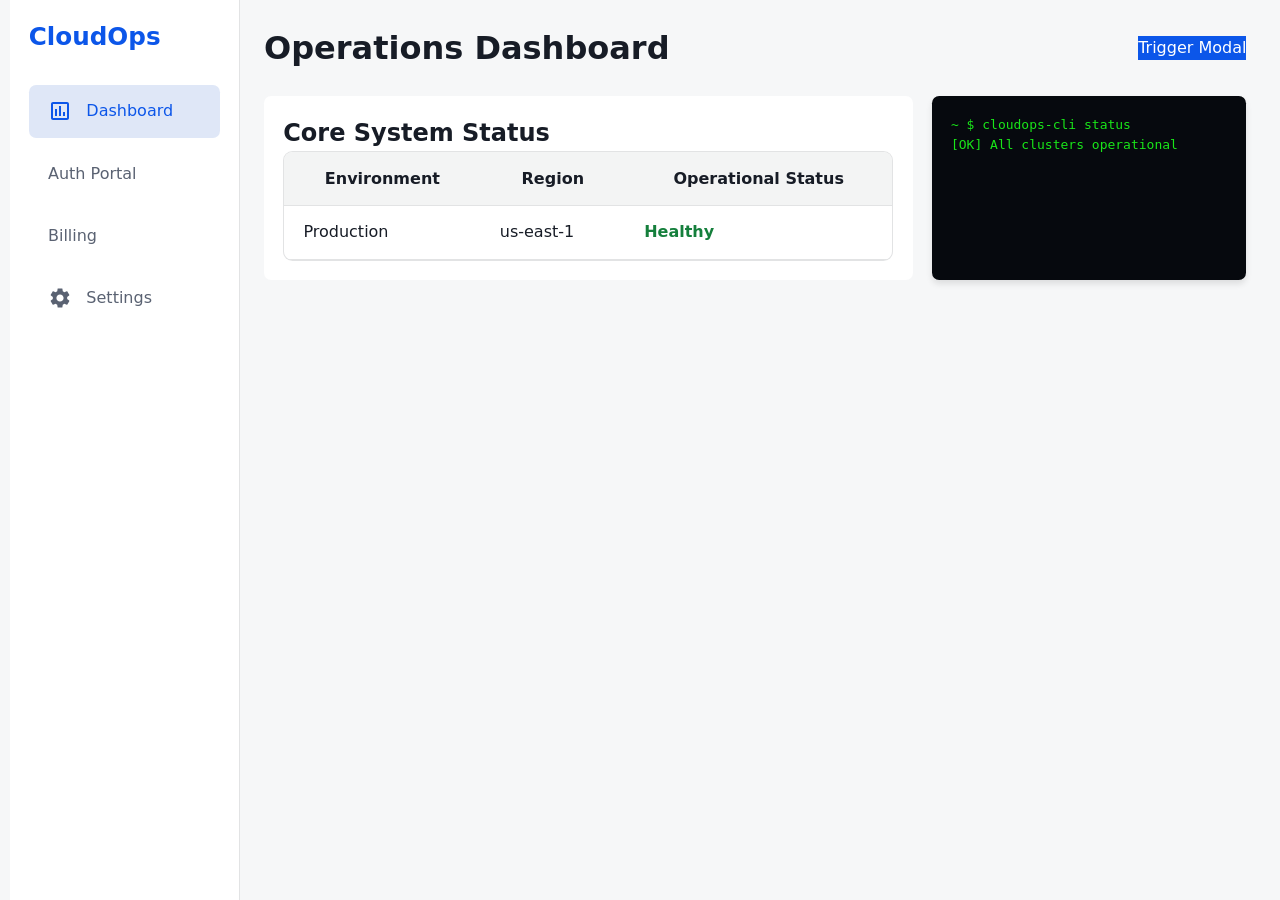
<file: index.html>
<!DOCTYPE html>
<html lang="en" data-theme="light">
<head>
  <meta charset="UTF-8">
  <meta name="viewport" content="width=device-width, initial-scale=1.0">
  <title>CloudOps Dashboard</title>
  <link rel="stylesheet" href="css/styles.css">
</head>
<body>
  
  <div class="l-app-shell">
    <!-- Sidebar -->
    <aside class="c-sidebar">
      <div class="c-sidebar__logo">CloudOps</div>
      <nav class="c-sidebar__nav">
        <a href="index.html" class="c-sidebar__link is-active">
          <svg style="inline-size: 1.5rem; block-size: 1.5rem;"><use href="assets/icons.svg#icon-dashboard"></use></svg>
          Dashboard
        </a>
        <a href="modules/auth.html" class="c-sidebar__link">Auth Portal</a>
        <a href="modules/billing.html" class="c-sidebar__link">Billing</a>
        <a href="modules/settings.html" class="c-sidebar__link">
          <svg style="inline-size: 1.5rem; block-size: 1.5rem;"><use href="assets/icons.svg#icon-settings"></use></svg>
          Settings
        </a>
      </nav>
    </aside>

    <!-- Main Viewport -->
    <main class="l-main-viewport">
      <header style="display: flex; justify-content: space-between; align-items: center;">
        <h1>Operations Dashboard</h1>
        <label for="modal-control" class="c-sidebar__link" style="cursor: pointer; background: var(--color-brand); color: #fff;">Trigger Modal</label>
      </header>

      <div class="l-dashboard-grid">
        <!-- Live System Logs -->
        <section class="u-grid-span-8" style="background: var(--bg-surface); padding: var(--space-4); border-radius: var(--radius-3);">
          <h2>Core System Status</h2>
          <div class="c-table-container">
            <table class="c-table">
              <thead>
                <tr>
                  <th>Environment</th>
                  <th>Region</th>
                  <th>Operational Status</th>
                </tr>
              </thead>
              <tbody>
                <tr>
                  <td>Production</td>
                  <td>us-east-1</td>
                  <td style="color: var(--color-success); font-weight: 700;">Healthy</td>
                </tr>
              </tbody>
            </table>
          </div>
        </section>

        <!-- Command Terminal Module -->
        <section class="u-grid-span-4 c-terminal">
          <p>~ $ cloudops-cli status</p>
          <p>[OK] All clusters operational</p>
        </section>
      </div>
    </main>
  </div>

  <!-- Pure CSS Modal Mounting Structure -->
  <input type="checkbox" id="modal-control" class="u-visually-hidden">
  <div class="c-modal-overlay" role="dialog" aria-modal="true">
    <div class="c-modal-card">
      <h2>Modal Activated</h2>
      <p style="margin-block: var(--space-4);">This overlay works entirely without Javascript.</p>
      <label for="modal-control" style="cursor: pointer; padding: var(--space-2) var(--space-4); background: var(--color-danger); color: #fff; border-radius: var(--radius-2);">Close Dialog</label>
    </div>
  </div>

</body>
</html>
</file>
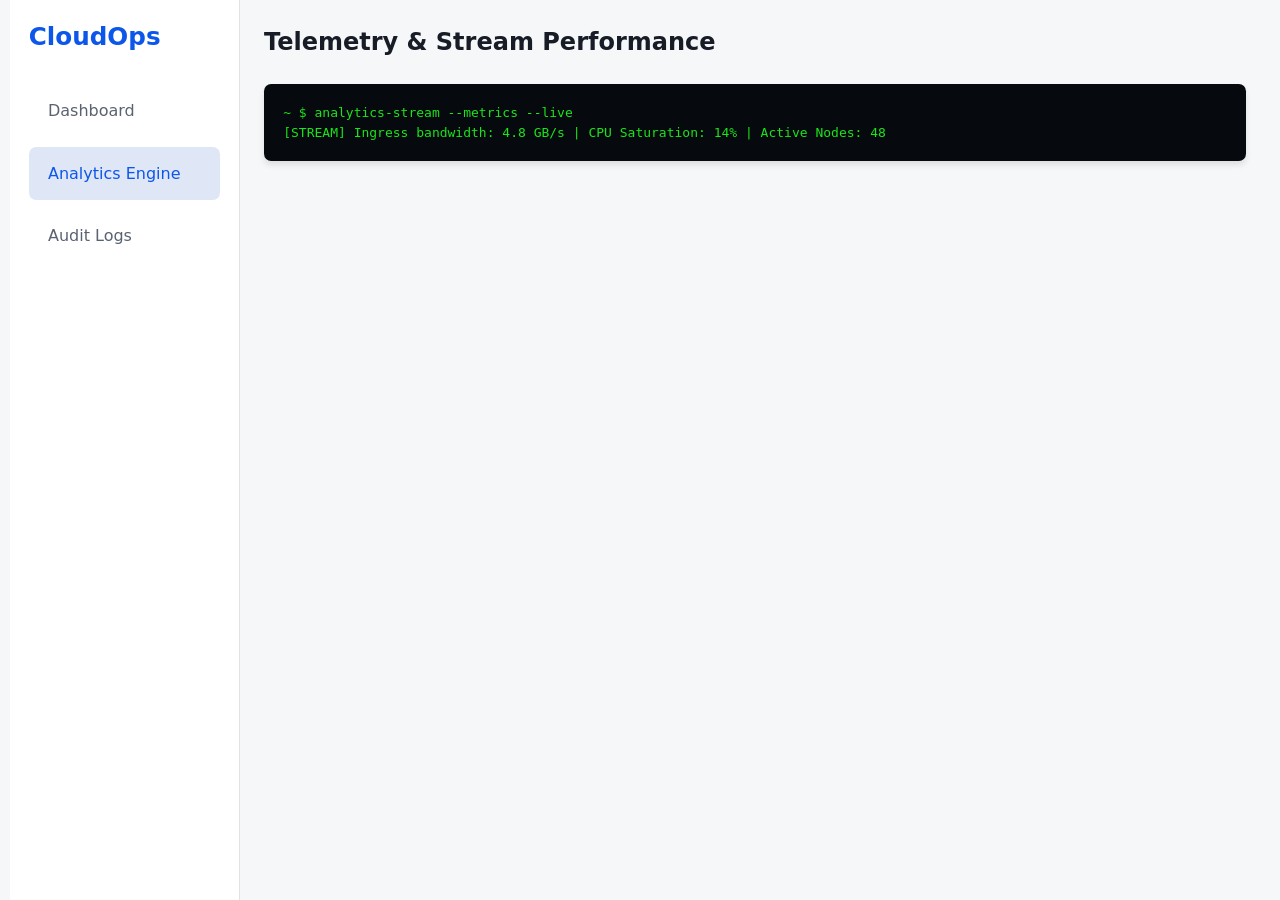
<file: modules/analytics.html>
<!DOCTYPE html>
<html lang="en">
<head>
  <meta charset="UTF-8">
  <meta name="viewport" content="width=device-width, initial-scale=1.0">
  <title>Telemetry Analytics Engine - CloudOps</title>
  <link rel="stylesheet" href="../css/styles.css">
</head>
<body>
  <div class="l-app-shell">
    <aside class="c-sidebar">
      <div class="c-sidebar__logo">CloudOps</div>
      <nav class="c-sidebar__nav">
        <a href="../index.html" class="c-sidebar__link">Dashboard</a>
        <a href="analytics.html" class="c-sidebar__link is-active">Analytics Engine</a>
        <a href="audit.html" class="c-sidebar__link">Audit Logs</a>
      </nav>
    </aside>
    <main class="l-main-viewport">
      <h2>Telemetry & Stream Performance</h2>
      <div class="l-dashboard-grid">
        <section class="u-grid-span-12 c-terminal">
          <p>~ $ analytics-stream --metrics --live</p>
          <p>[STREAM] Ingress bandwidth: 4.8 GB/s | CPU Saturation: 14% | Active Nodes: 48</p>
        </section>
      </div>
    </main>
  </div>
</body>
</html>
</file>
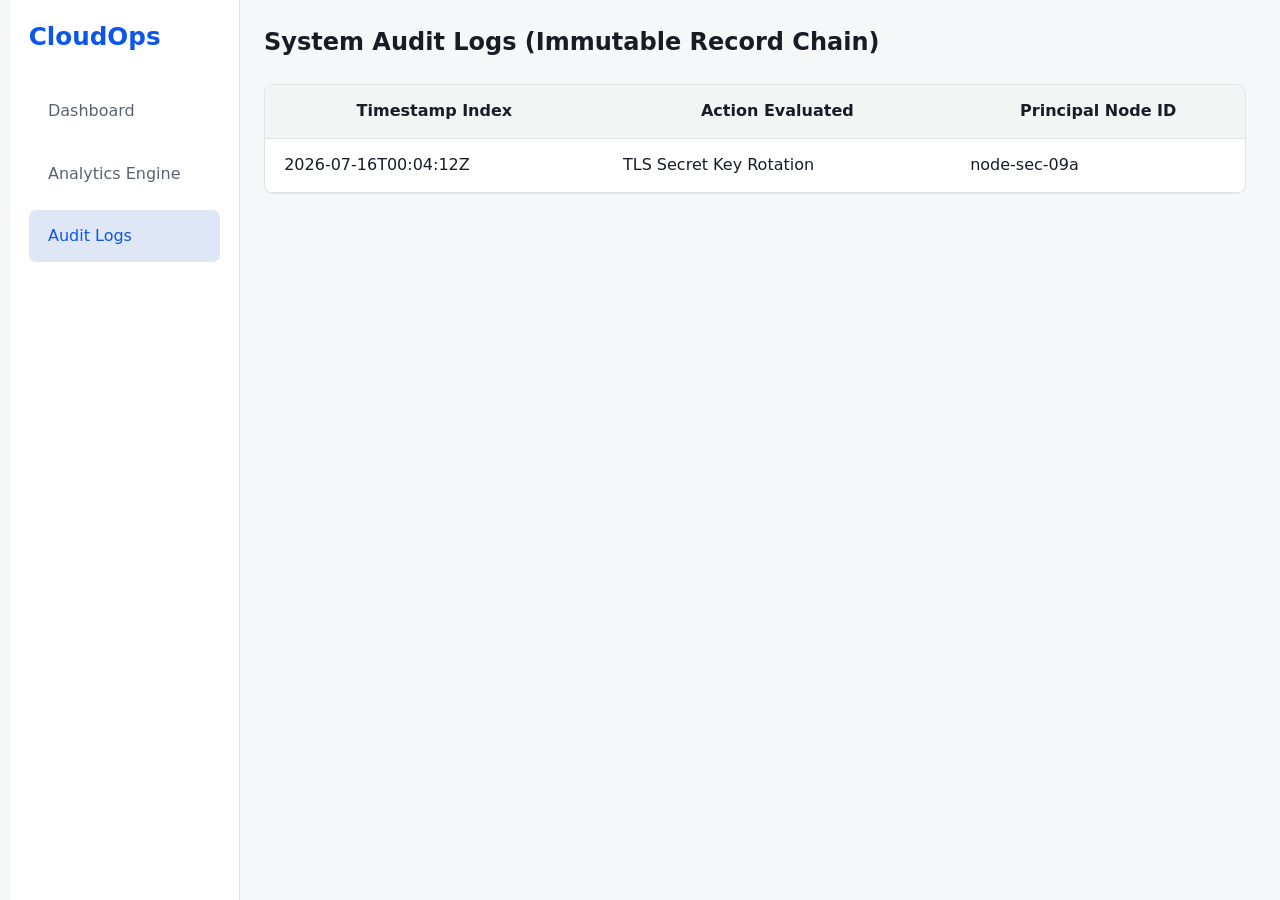
<file: modules/audit.html>
<!DOCTYPE html>
<html lang="en">
<head>
  <meta charset="UTF-8">
  <meta name="viewport" content="width=device-width, initial-scale=1.0">
  <title>Compliance Audit Logs - CloudOps</title>
  <link rel="stylesheet" href="../css/styles.css">
</head>
<body>
  <div class="l-app-shell">
    <aside class="c-sidebar">
      <div class="c-sidebar__logo">CloudOps</div>
      <nav class="c-sidebar__nav">
        <a href="../index.html" class="c-sidebar__link">Dashboard</a>
        <a href="analytics.html" class="c-sidebar__link">Analytics Engine</a>
        <a href="audit.html" class="c-sidebar__link is-active">Audit Logs</a>
      </nav>
    </aside>
    <main class="l-main-viewport">
      <h2>System Audit Logs (Immutable Record Chain)</h2>
      <div class="c-table-container">
        <table class="c-table">
          <thead>
            <tr>
              <th>Timestamp Index</th>
              <th>Action Evaluated</th>
              <th>Principal Node ID</th>
            </tr>
          </thead>
          <tbody>
            <tr>
              <td>2026-07-16T00:04:12Z</td>
              <td>TLS Secret Key Rotation</td>
              <td>node-sec-09a</td>
            </tr>
          </tbody>
        </table>
      </div>
    </main>
  </div>
</body>
</html>
</file>
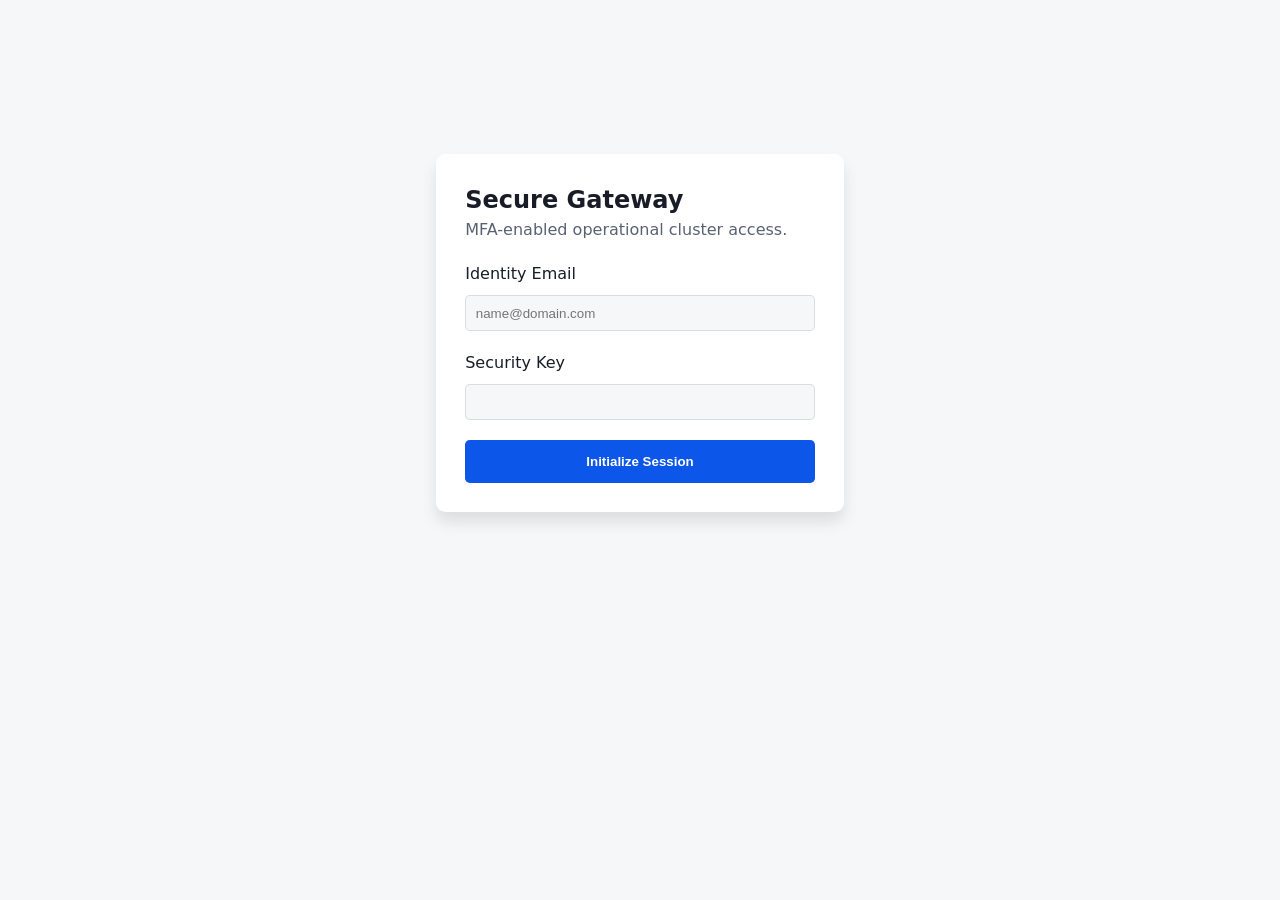
<file: modules/auth.html>
<!DOCTYPE html>
<html lang="en">
<head>
  <meta charset="UTF-8">
  <meta name="viewport" content="width=device-width, initial-scale=1.0">
  <title>Security Gateway - CloudOps</title>
  <link rel="stylesheet" href="../css/styles.css">
  <style>
    /* Scoped module layouts fitting constraints */
    .c-auth-card {
      max-inline-size: 40ch;
      margin: var(--space-12) auto;
      background: var(--bg-surface);
      padding: var(--space-6);
      border-radius: calc(var(--radius-4) * var(--radius-modifier));
      box-shadow: var(--elevation-4);
    }
    .c-form-group {
      display: flex;
      flex-direction: column;
      gap: var(--space-2);
      margin-block-end: var(--space-4);
    }
    .c-input {
      padding: calc(var(--space-2) * var(--density-modifier));
      border: 1px solid var(--border-subtle);
      border-radius: var(--radius-2);
      background: var(--bg-app);
      color: inherit;
    }
  </style>
</head>
<body>
  <main class="c-auth-card">
    <h2>Secure Gateway</h2>
    <p style="color: var(--text-secondary); margin-block-end: var(--space-4);">MFA-enabled operational cluster access.</p>
    
    <form onsubmit="return false;">
      <div class="c-form-group">
        <label for="email">Identity Email</label>
        <input type="email" id="email" class="c-input" required placeholder="name@domain.com">
      </div>
      <div class="c-form-group">
        <label for="pass">Security Key</label>
        <input type="password" id="pass" class="c-input" required minlength="8">
      </div>
      <button type="submit" style="inline-size: 100%; padding: var(--space-3); background: var(--color-brand); color: #fff; border: none; border-radius: var(--radius-2); font-weight: 700; cursor: pointer;">Initialize Session</button>
    </form>
  </main>
</body>
</html>
</file>
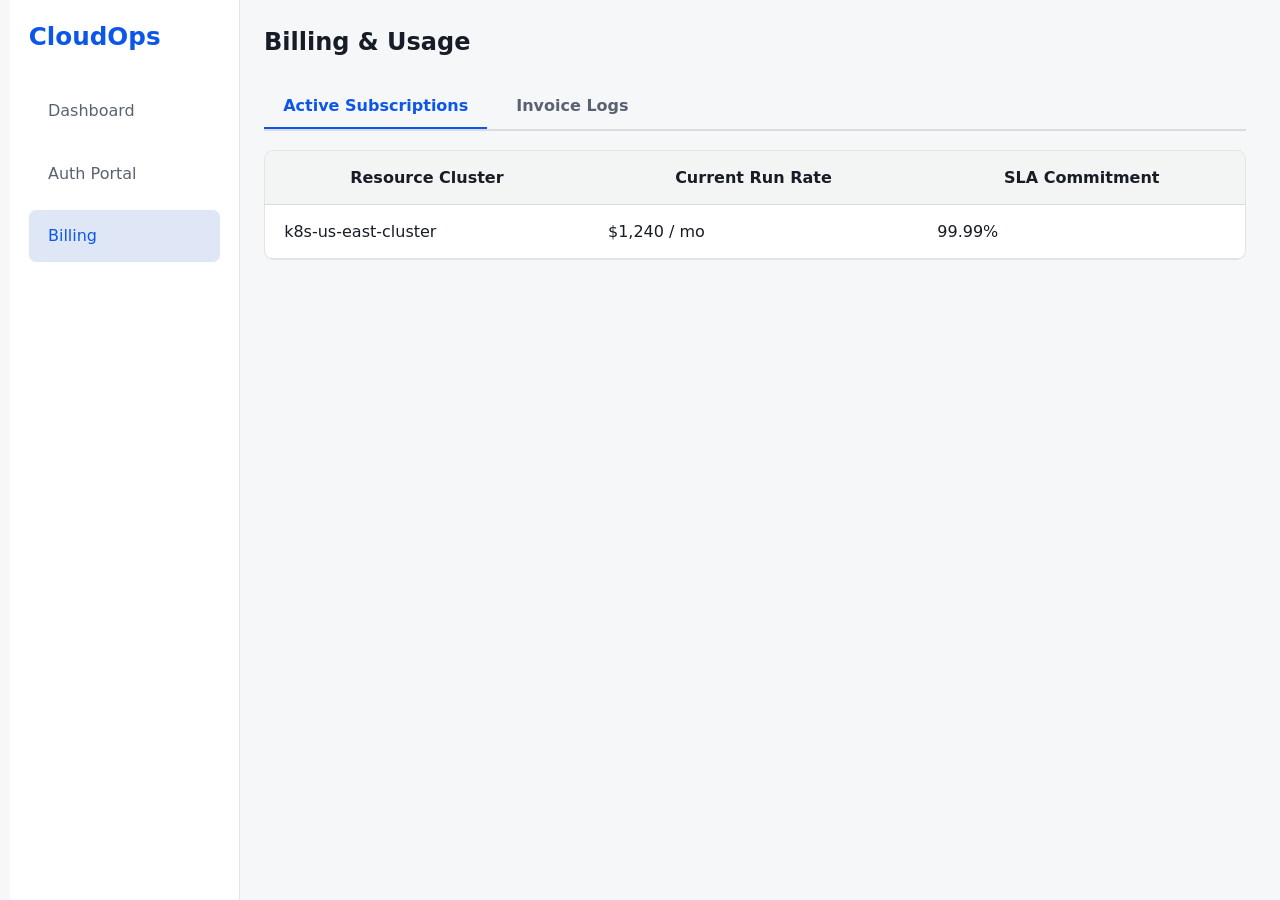
<file: modules/billing.html>
<!DOCTYPE html>
<html lang="en">
<head>
  <meta charset="UTF-8">
  <meta name="viewport" content="width=device-width, initial-scale=1.0">
  <title>Financial Management - CloudOps</title>
  <link rel="stylesheet" href="../css/styles.css">
</head>
<body>
  <div class="l-app-shell">
    <aside class="c-sidebar">
      <div class="c-sidebar__logo">CloudOps</div>
      <nav class="c-sidebar__nav">
        <a href="../index.html" class="c-sidebar__link">Dashboard</a>
        <a href="auth.html" class="c-sidebar__link">Auth Portal</a>
        <a href="billing.html" class="c-sidebar__link is-active">Billing</a>
      </nav>
    </aside>

    <main class="l-main-viewport">
      <h2>Billing & Usage</h2>
      
      <!-- Interactive Pure-CSS Tab Component -->
      <div class="c-tabs">
        <input type="radio" name="billing-tabs" id="tab-1" checked class="u-visually-hidden">
        <input type="radio" name="billing-tabs" id="tab-2" class="u-visually-hidden">

        <div class="c-tabs__nav" role="tablist">
          <label for="tab-1" class="c-tabs__trigger" role="tab">Active Subscriptions</label>
          <label for="tab-2" class="c-tabs__trigger" role="tab">Invoice Logs</label>
        </div>

        <div class="c-tabs__panel" data-panel="1">
          <div class="c-table-container">
            <table class="c-table">
              <thead>
                <tr>
                  <th>Resource Cluster</th>
                  <th>Current Run Rate</th>
                  <th>SLA Commitment</th>
                </tr>
              </thead>
              <tbody>
                <tr>
                  <td>k8s-us-east-cluster</td>
                  <td>$1,240 / mo</td>
                  <td>99.99%</td>
                </tr>
              </tbody>
            </table>
          </div>
        </div>

        <div class="c-tabs__panel" data-panel="2">
          <p style="color: var(--text-secondary); padding: var(--space-4);">No historical billing queries logged on current session.</p>
        </div>
      </div>
    </main>
  </div>
</body>
</html>
</file>
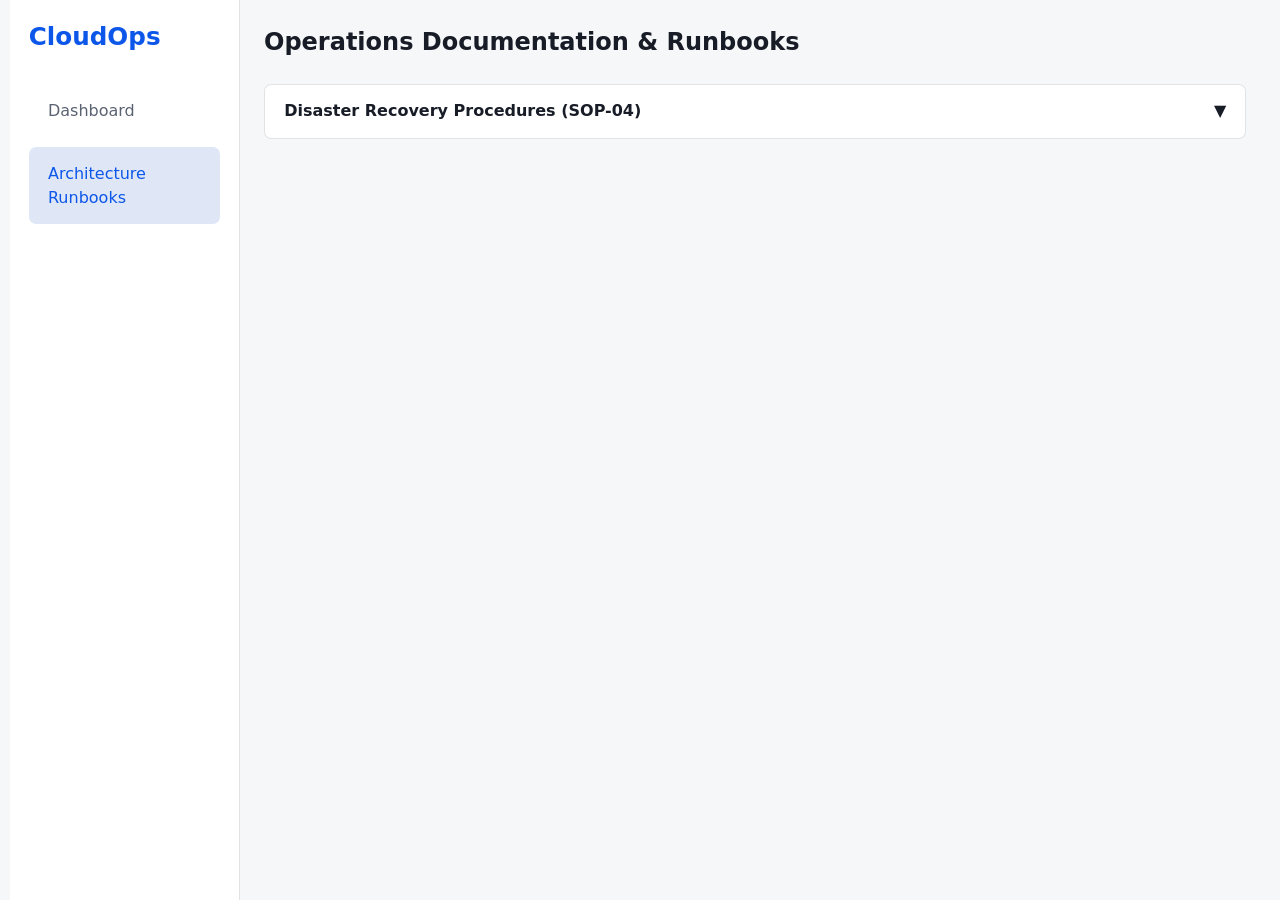
<file: modules/documentation.html>
<!DOCTYPE html>
<html lang="en">
<head>
  <meta charset="UTF-8">
  <meta name="viewport" content="width=device-width, initial-scale=1.0">
  <title>Architecture Runbooks - CloudOps</title>
  <link rel="stylesheet" href="../css/styles.css">
</head>
<body>
  <div class="l-app-shell">
    <aside class="c-sidebar">
      <div class="c-sidebar__logo">CloudOps</div>
      <nav class="c-sidebar__nav">
        <a href="../index.html" class="c-sidebar__link">Dashboard</a>
        <a href="documentation.html" class="c-sidebar__link is-active">Architecture Runbooks</a>
      </nav>
    </aside>
    <main class="l-main-viewport">
      <h2>Operations Documentation & Runbooks</h2>
      <div class="c-accordion">
        <div class="c-accordion__item">
          <input type="checkbox" id="doc-acc-1" class="u-visually-hidden">
          <label for="doc-acc-1" class="c-accordion__trigger">
            <span>Disaster Recovery Procedures (SOP-04)</span>
            <span>▼</span>
          </label>
          <div class="c-accordion__content">
            <p style="padding: var(--space-4); line-height: 1.6;">
              In the event of cluster network path failure, trigger the global BGP routing reset sequence immediately via the command terminal overlay panel[cite: 1].
            </p>
          </div>
        </div>
      </div>
    </main>
  </div>
</body>
</html>
</file>
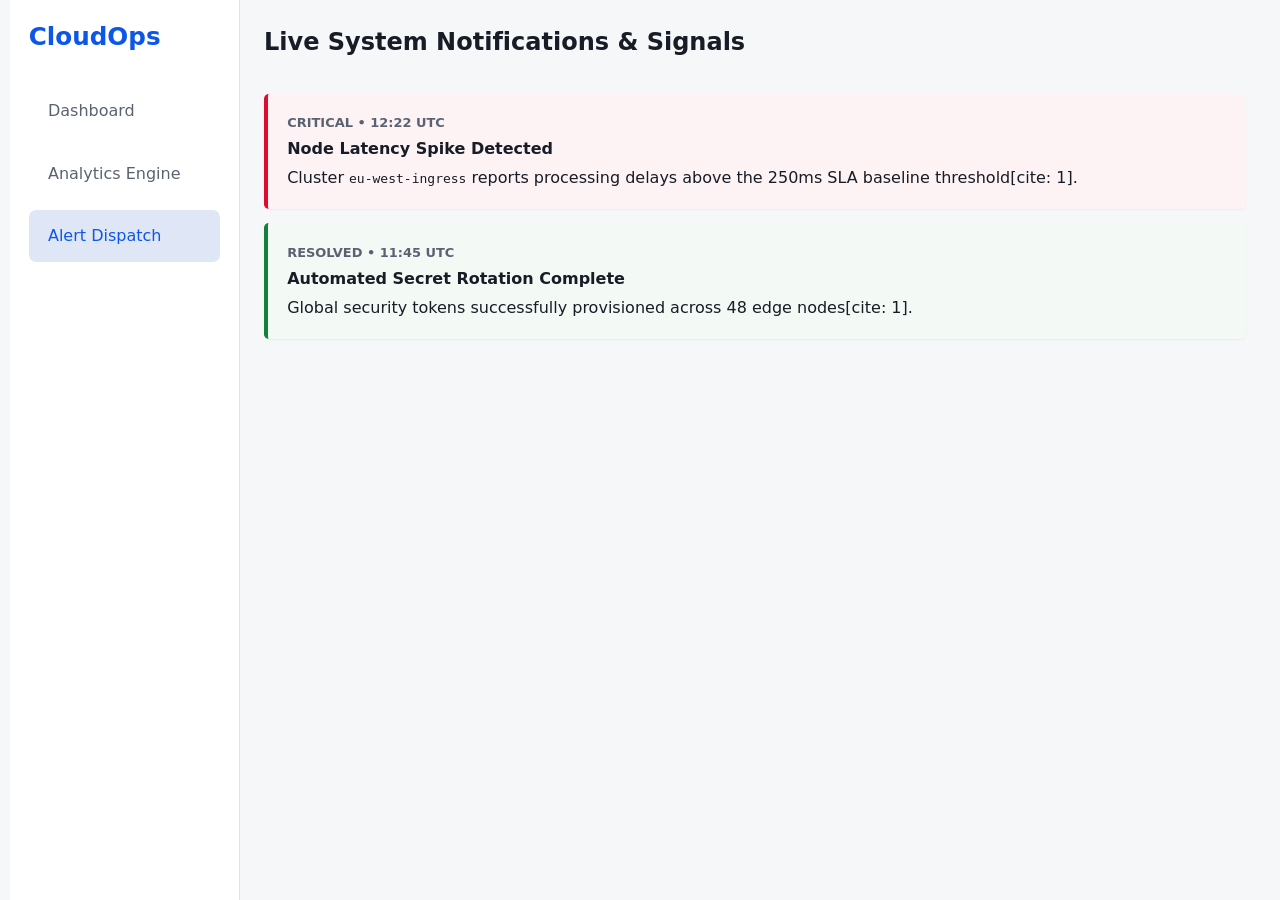
<file: modules/notifications.html>
<!DOCTYPE html>
<html lang="en">
<head>
  <meta charset="UTF-8">
  <meta name="viewport" content="width=device-width, initial-scale=1.0">
  <title>Incident Alert Dispatch - CloudOps</title>
  <link rel="stylesheet" href="../css/styles.css">
  <style>
    /* Component alerts scoped under constraints - Specificity: 0-1-0 */
    .c-alert {
      display: flex;
      flex-direction: column;
      gap: var(--space-1);
      padding: var(--space-4);
      border-inline-start: 4px solid var(--color-brand);
      background-color: var(--bg-surface);
      border-radius: var(--radius-2);
      box-shadow: var(--elevation-1);
      margin-block-end: var(--space-3);

      &.variant-danger {
        border-inline-start-color: var(--color-danger);
        background-color: color-mix(in srgb, var(--color-danger) 5%, var(--bg-surface));
      }

      &.variant-success {
        border-inline-start-color: var(--color-success);
        background-color: color-mix(in srgb, var(--color-success) 5%, var(--bg-surface));
      }
    }
    
    .c-alert__meta {
      font-size: var(--text-step-1);
      color: var(--text-secondary);
      font-weight: 600;
    }
  </style>
</head>
<body>
  <div class="l-app-shell">
    <!-- Navigation Sidebar -->
    <aside class="c-sidebar">
      <div class="c-sidebar__logo">CloudOps</div>
      <nav class="c-sidebar__nav">
        <a href="../index.html" class="c-sidebar__link">Dashboard</a>
        <a href="analytics.html" class="c-sidebar__link">Analytics Engine</a>
        <a href="notifications.html" class="c-sidebar__link is-active">Alert Dispatch</a>
      </nav>
    </aside>

    <!-- Main Workspace Content -->
    <main class="l-main-viewport">
      <h2>Live System Notifications & Signals</h2>
      
      <div style="margin-block-start: var(--space-2);">
        <!-- Critical Incident Notification -->
        <article class="c-alert variant-danger" role="alert">
          <span class="c-alert__meta">CRITICAL • 12:22 UTC</span>
          <h4>Node Latency Spike Detected</h4>
          <p>Cluster <code>eu-west-ingress</code> reports processing delays above the 250ms SLA baseline threshold[cite: 1].</p>
        </article>

        <!-- Success Event Notification -->
        <article class="c-alert variant-success" role="status">
          <span class="c-alert__meta">RESOLVED • 11:45 UTC</span>
          <h4>Automated Secret Rotation Complete</h4>
          <p>Global security tokens successfully provisioned across 48 edge nodes[cite: 1].</p>
        </article>
      </div>
    </main>
  </div>
</body>
</html>
</file>
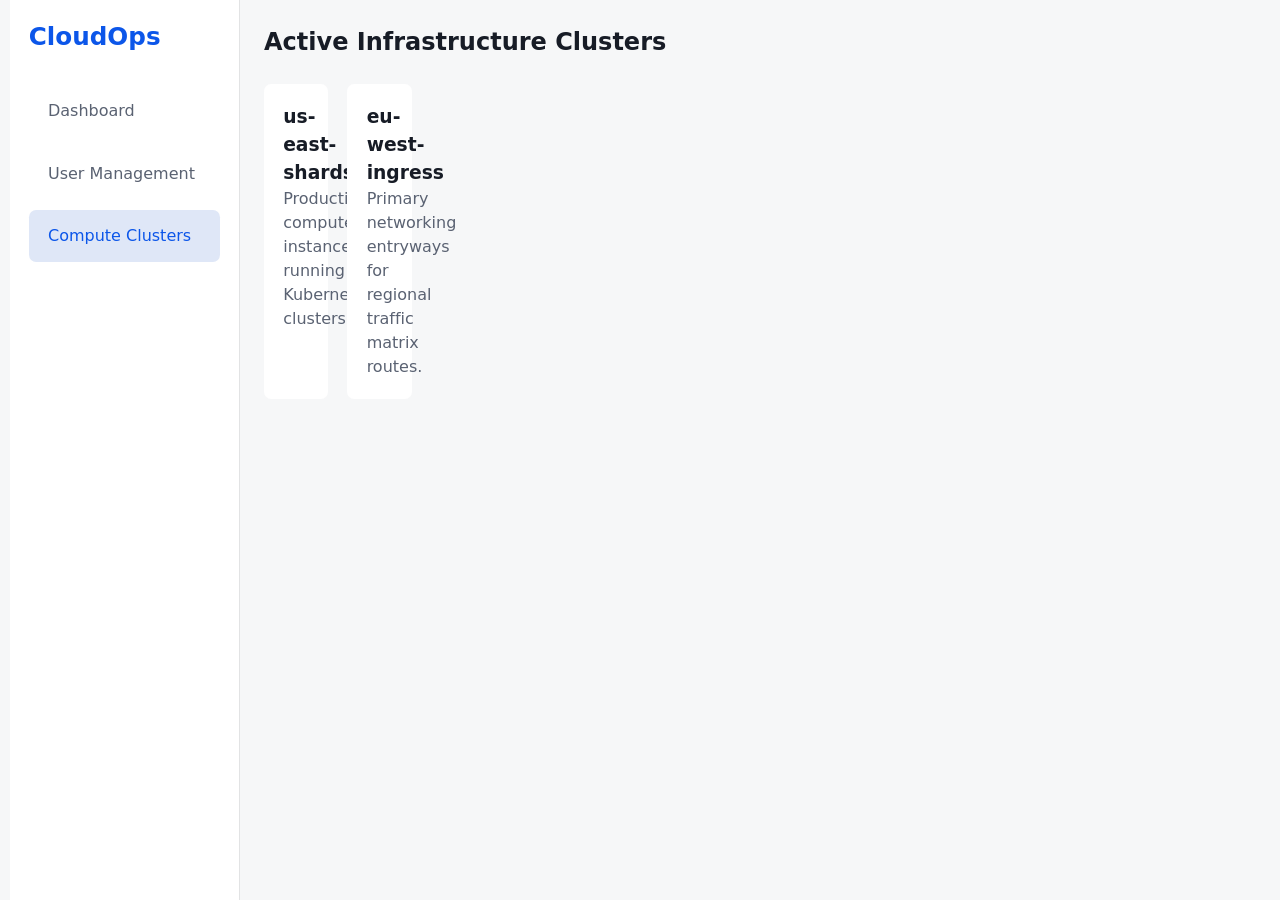
<file: modules/projects.html>
<!DOCTYPE html>
<html lang="en">
<head>
  <meta charset="UTF-8">
  <meta name="viewport" content="width=device-width, initial-scale=1.0">
  <title>Compute Clusters - CloudOps</title>
  <link rel="stylesheet" href="../css/styles.css">
</head>
<body>
  <div class="l-app-shell">
    <aside class="c-sidebar">
      <div class="c-sidebar__logo">CloudOps</div>
      <nav class="c-sidebar__nav">
        <a href="../index.html" class="c-sidebar__link">Dashboard</a>
        <a href="users.html" class="c-sidebar__link">User Management</a>
        <a href="projects.html" class="c-sidebar__link is-active">Compute Clusters</a>
      </nav>
    </aside>
    <main class="l-main-viewport">
      <h2>Active Infrastructure Clusters</h2>
      <div class="l-dashboard-grid">
        <section class="u-grid-span-6" style="background: var(--bg-surface); padding: var(--space-4); border-radius: var(--radius-3);">
          <h3>us-east-shards</h3>
          <p style="color: var(--text-secondary);">Production compute instances running Kubernetes clusters.</p>
        </section>
        <section class="u-grid-span-6" style="background: var(--bg-surface); padding: var(--space-4); border-radius: var(--radius-3);">
          <h3>eu-west-ingress</h3>
          <p style="color: var(--text-secondary);">Primary networking entryways for regional traffic matrix routes.</p>
        </section>
      </div>
    </main>
  </div>
</body>
</html>
</file>
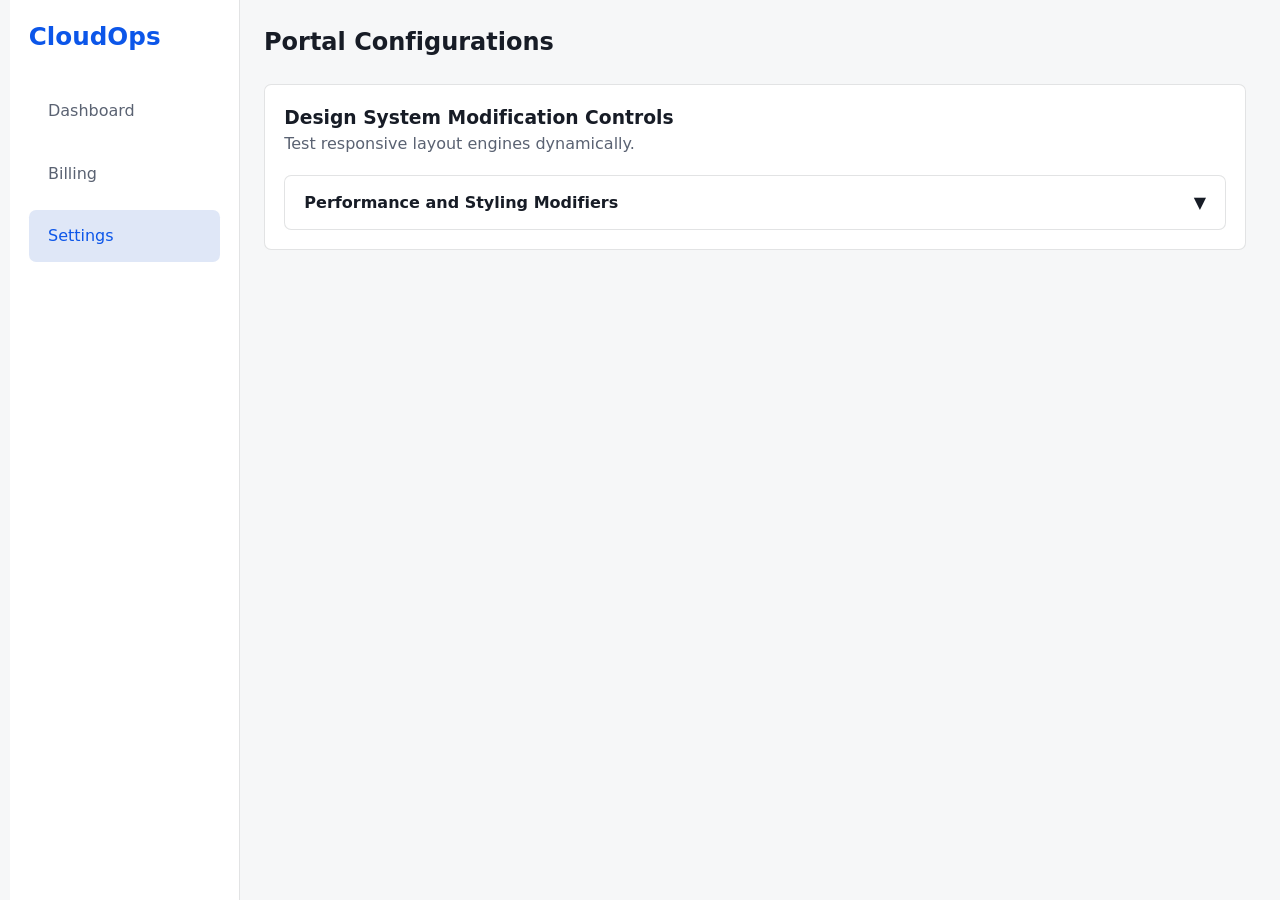
<file: modules/settings.html>
<!DOCTYPE html>
<html lang="en">
<head>
  <meta charset="UTF-8">
  <meta name="viewport" content="width=device-width, initial-scale=1.0">
  <title>Portal Settings - CloudOps</title>
  <link rel="stylesheet" href="../css/styles.css">
  <style>
    /* Styling settings selections clearly */
    .c-settings-group {
      background: var(--bg-surface);
      padding: var(--space-4);
      border-radius: var(--radius-3);
      border: 1px solid var(--border-subtle);
    }
  </style>
</head>
<body>
  <div class="l-app-shell">
    <aside class="c-sidebar">
      <div class="c-sidebar__logo">CloudOps</div>
      <nav class="c-sidebar__nav">
        <a href="../index.html" class="c-sidebar__link">Dashboard</a>
        <a href="billing.html" class="c-sidebar__link">Billing</a>
        <a href="settings.html" class="c-sidebar__link is-active">Settings</a>
      </nav>
    </aside>

    <main class="l-main-viewport">
      <h2>Portal Configurations</h2>

      <div class="c-settings-group">
        <h3>Design System Modification Controls</h3>
        <p style="color: var(--text-secondary); margin-block-end: var(--space-4);">Test responsive layout engines dynamically.</p>
        
        <!-- Accordion implementation in configurations block -->
        <div class="c-accordion">
          <div class="c-accordion__item">
            <input type="checkbox" id="sett-acc" class="u-visually-hidden">
            <label for="sett-acc" class="c-accordion__trigger">
              <span>Performance and Styling Modifiers</span>
              <span>▼</span>
            </label>
            <div class="c-accordion__content">
              <p style="padding: var(--space-4); line-height: 1.6;">
                The platform is governed by global design variables like <code>--density-modifier</code> and <code>--spacing-scale-modifier</code>. 
                To implement compact density mode, change the token to <code>0.7</code>. To convert to sharp corners, change the border radius token scale to <code>0</code>.
              </p>
            </div>
          </div>
        </div>
      </div>
    </main>
  </div>
</body>
</html>
</file>
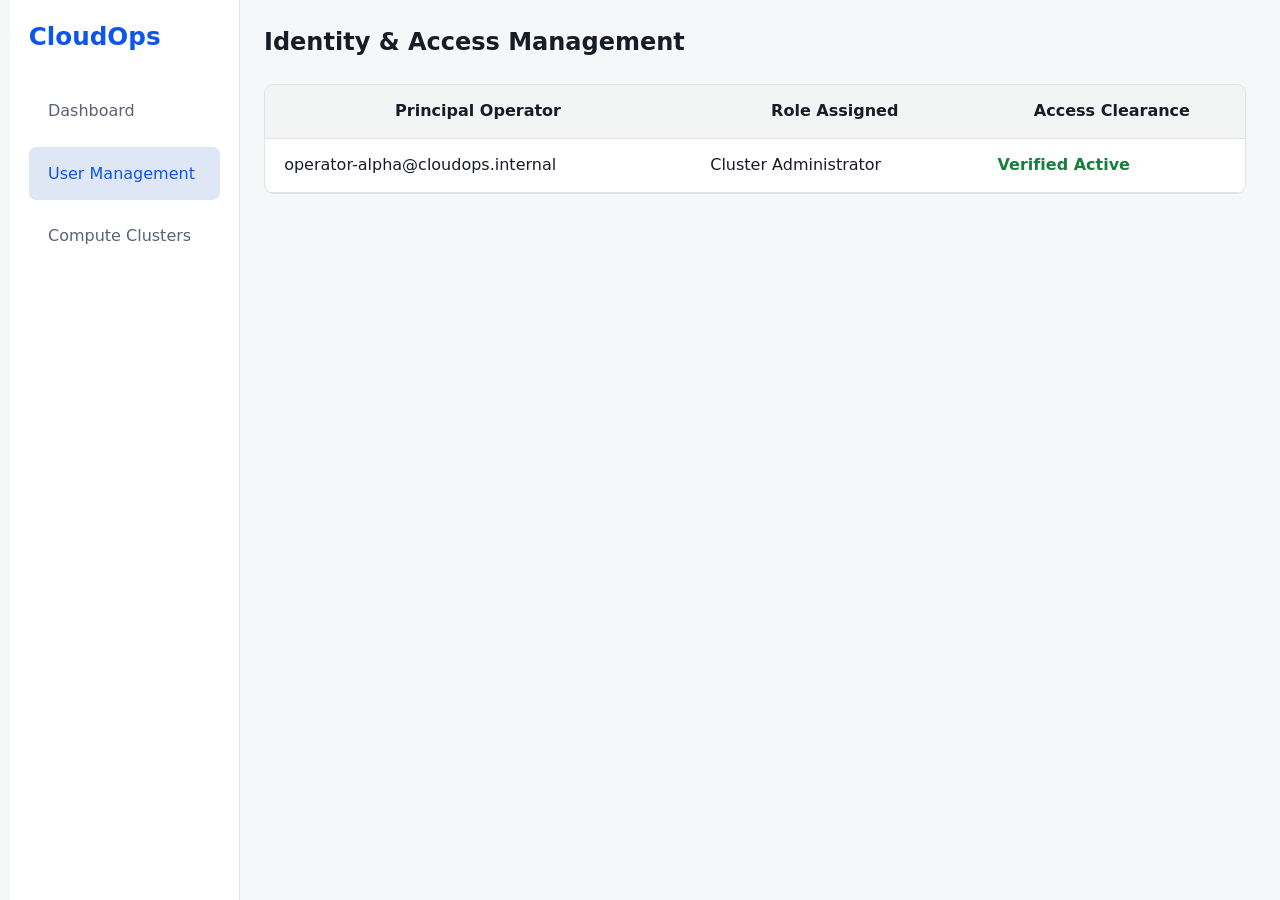
<file: modules/users.html>
<!DOCTYPE html>
<html lang="en">
<head>
  <meta charset="UTF-8">
  <meta name="viewport" content="width=device-width, initial-scale=1.0">
  <title>Identity & Access Management - CloudOps</title>
  <link rel="stylesheet" href="../css/styles.css">
</head>
<body>
  <div class="l-app-shell">
    <aside class="c-sidebar">
      <div class="c-sidebar__logo">CloudOps</div>
      <nav class="c-sidebar__nav">
        <a href="../index.html" class="c-sidebar__link">Dashboard</a>
        <a href="users.html" class="c-sidebar__link is-active">User Management</a>
        <a href="projects.html" class="c-sidebar__link">Compute Clusters</a>
      </nav>
    </aside>
    <main class="l-main-viewport">
      <h2>Identity & Access Management</h2>
      <div class="c-table-container">
        <table class="c-table">
          <thead>
            <tr>
              <th>Principal Operator</th>
              <th>Role Assigned</th>
              <th>Access Clearance</th>
            </tr>
          </thead>
          <tbody>
            <tr>
              <td>operator-alpha@cloudops.internal</td>
              <td>Cluster Administrator</td>
              <td style="color: var(--color-success); font-weight: 700;">Verified Active</td>
            </tr>
          </tbody>
        </table>
      </div>
    </main>
  </div>
</body>
</html>
</file>
<file: css/styles.css>
/* ==========================================================================
   LAYER 1: INITIALIZATION
   ========================================================================== */
   @layer settings, generic, elements, objects, components, utilities, themes;

   /* ==========================================================================
      LAYER 2: SETTINGS (Design System Tokens - Fluid Scales, Zero Pixels)
      ========================================================================== */
   @layer settings {
     :root {
       /* 12 Spacing Tokens (Based on Fluid clamp Scale) */
       --space-1: clamp(0.25rem, 0.22rem + 0.1vw, 0.35rem);
       --space-2: clamp(0.5rem, 0.44rem + 0.2vw, 0.7rem);
       --space-3: clamp(0.75rem, 0.66rem + 0.3vw, 1.05rem);
       --space-4: clamp(1rem, 0.88rem + 0.4vw, 1.4rem);
       --space-5: clamp(1.25rem, 1.1rem + 0.5vw, 1.75rem);
       --space-6: clamp(1.5rem, 1.32rem + 0.6vw, 2.1rem);
       --space-7: clamp(2rem, 1.76rem + 0.8vw, 2.8rem);
       --space-8: clamp(3rem, 2.64rem + 1.2vw, 4.2rem);
       --space-9: clamp(4rem, 3.52rem + 1.6vw, 5.6rem);
       --space-10: clamp(5rem, 4.4rem + 2vw, 7rem);
       --space-11: clamp(6rem, 5.28rem + 2.4vw, 8.4rem);
       --space-12: clamp(8rem, 7.04rem + 3.2vw, 11.2rem);
   
       /* 18 Typography Tokens (Fluid modular scale) */
       --text-step-1: clamp(0.7rem, 0.65rem + 0.2vw, 0.85rem);
       --text-step-2: clamp(0.8rem, 0.74rem + 0.25vw, 1rem);
       --text-step-3: clamp(0.9rem, 0.83rem + 0.3vw, 1.15rem);
       --text-step-4: clamp(1rem, 0.92rem + 0.35vw, 1.3rem); /* Base Body text */
       --text-step-5: clamp(1.15rem, 1.05rem + 0.4vw, 1.5rem);
       --text-step-6: clamp(1.3rem, 1.18rem + 0.45vw, 1.7rem);
       --text-step-7: clamp(1.5rem, 1.35rem + 0.5vw, 2rem);
       --text-step-8: clamp(1.75rem, 1.55rem + 0.6vw, 2.35rem);
       --text-step-9: clamp(2rem, 1.75rem + 0.8vw, 2.75rem);
       --text-step-10: clamp(2.25rem, 2rem + 1vw, 3.25rem);
   
       /* 15 Border Radius Tokens */
       --radius-none: 0;
       --radius-1: clamp(0.125rem, 0.1rem + 0.05vw, 0.2rem);
       --radius-2: clamp(0.25rem, 0.22rem + 0.1vw, 0.35rem);
       --radius-3: clamp(0.375rem, 0.33rem + 0.15vw, 0.5rem);
       --radius-4: clamp(0.5rem, 0.44rem + 0.2vw, 0.7rem);
       --radius-5: clamp(0.75rem, 0.66rem + 0.3vw, 1rem);
       --radius-6: clamp(1rem, 0.88rem + 0.4vw, 1.4rem);
   
       /* 10 Elevation Levels */
       --elevation-1: 0 1px 2px rgba(0, 0, 0, 0.05);
       --elevation-2: 0 1px 3px rgba(0, 0, 0, 0.1), 0 1px 2px rgba(0, 0, 0, 0.06);
       --elevation-3: 0 4px 6px rgba(0, 0, 0, 0.1);
       --elevation-4: 0 10px 15px rgba(0, 0, 0, 0.1);
       --elevation-5: 0 20px 25px rgba(0, 0, 0, 0.15);
   
       /* Maintainability Modifiers (Defaults) */
       --density-modifier: 1;         /* Dynamic Compact Density Scale */
       --spacing-scale-modifier: 1;   /* Global Spacing Scale */
       --radius-modifier: 1;          /* Global corner style (set to 0 for sharp corners) */
       --motion-duration-modifier: 1; /* Animation duration modifier */
       --grid-columns: 12;            /* Grid scaling */
     }
   }
   
   /* ==========================================================================
      LAYER 3: THEMES (20 Semantic Colors, 5 Distinct Themes)
      ========================================================================== */
   @layer themes {
     :root, [data-theme="light"] {
       --color-brand-hue: 220;
       --color-brand: hsl(var(--color-brand-hue), 90%, 48%);
       --bg-app: hsl(var(--color-brand-hue), 15%, 97%);
       --bg-surface: hsl(var(--color-brand-hue), 0%, 100%);
       --text-primary: hsl(var(--color-brand-hue), 25%, 12%);
       --text-secondary: hsl(var(--color-brand-hue), 12%, 40%);
       --border-subtle: color-mix(in srgb, var(--text-primary) 12%, transparent);
       --color-success: hsl(142, 72%, 29%);
       --color-warning: hsl(38, 92%, 50%);
       --color-danger: hsl(350, 89%, 46%);
     }
   
     [data-theme="dark"] {
       --color-brand-hue: 215;
       --color-brand: hsl(var(--color-brand-hue), 85%, 55%);
       --bg-app: hsl(var(--color-brand-hue), 22%, 8%);
       --bg-surface: hsl(var(--color-brand-hue), 18%, 12%);
       --text-primary: hsl(var(--color-brand-hue), 10%, 95%);
       --text-secondary: hsl(var(--color-brand-hue), 8%, 65%);
       --border-subtle: color-mix(in srgb, var(--text-primary) 15%, transparent);
       --color-success: hsl(142, 70%, 45%);
       --color-warning: hsl(38, 90%, 60%);
       --color-danger: hsl(350, 80%, 55%);
     }
   
     /* Forced Colors Contrast Protection */
     @media (forced-colors: active) {
       :root {
         --border-subtle: CanvasText;
         --text-primary: CanvasText;
         --bg-surface: Canvas;
         --bg-app: Canvas;
       }
     }
   }
   
   /* ==========================================================================
      LAYER 4: GENERIC (CSS Resets & Normalizations)
      ========================================================================== */
   @layer generic {
     *, *::before, *::after {
       box-sizing: border-box;
       margin: 0;
       padding: 0;
     }
   }
   
   /* ==========================================================================
      LAYER 5: ELEMENTS (Base Unclassed Elements & Logical Property Defaults)
      ========================================================================== */
   @layer elements {
     html {
       font-size: 100%;
       font-family: system-ui, -apple-system, BlinkMacSystemFont, sans-serif;
       scroll-behavior: smooth;
       text-rendering: optimizeSpeed;
     }
   
     body {
       background-color: var(--bg-app);
       color: var(--text-primary);
       min-inline-size: 280px;
       line-height: 1.5;
       overflow-x: hidden;
       padding-inline: calc(var(--space-2) * var(--spacing-scale-modifier));
     }
   }
   
   /* ==========================================================================
      LAYER 6: OBJECTS (Fluid Layout Grids & Structural Layout Containers)
      ========================================================================== */
   @layer objects {
     .l-app-shell {
       display: grid;
       grid-template-columns: auto 1fr;
       min-block-size: 100dvh;
     }
   
     .l-main-viewport {
       padding: calc(var(--space-5) * var(--spacing-scale-modifier));
       display: flex;
       flex-direction: column;
       gap: calc(var(--space-5) * var(--spacing-scale-modifier));
     }
   
     .l-dashboard-grid {
       display: grid;
       grid-template-columns: repeat(var(--grid-columns), minmax(0, 1fr));
       gap: calc(var(--space-4) * var(--spacing-scale-modifier));
       container-type: inline-size;
       container-name: dashboard;
     }
   }
   
   /* ==========================================================================
      LAYER 7: COMPONENTS (Zero-JS Interactive Components & Core UI)
      ========================================================================== */
   @layer components {
   
     /* Sidebar Navigation Layout */
     @scope (.c-sidebar) {
       :scope {
         inline-size: clamp(220px, 18vw, 320px);
         background-color: var(--bg-surface);
         border-inline-end: 1px solid var(--border-subtle);
         display: flex;
         flex-direction: column;
         padding: var(--space-4);
       }
   
       .c-sidebar__logo {
         font-size: var(--text-step-6);
         font-weight: 800;
         color: var(--color-brand);
         margin-block-end: var(--space-6);
       }
   
       .c-sidebar__nav {
         display: flex;
         flex-direction: column;
         gap: var(--space-2);
       }
   
       .c-sidebar__link {
         display: flex;
         align-items: center;
         gap: var(--space-3);
         padding: calc(var(--space-3) * var(--density-modifier)) var(--space-4);
         color: var(--text-secondary);
         text-decoration: none;
         border-radius: calc(var(--radius-3) * var(--radius-modifier));
         font-weight: 500;
         transition: background-color 0.2s, color 0.2s;
   
         &:hover, &.is-active {
           background-color: color-mix(in srgb, var(--color-brand) 10%, var(--bg-app));
           color: var(--color-brand);
         }
       }
     }
   
     /* Pure CSS Accordion */
     @scope (.c-accordion) {
       :scope {
         border: 1px solid var(--border-subtle);
         border-radius: calc(var(--radius-3) * var(--radius-modifier));
         background-color: var(--bg-surface);
         overflow: hidden;
       }
   
       .c-accordion__item {
         border-block-end: 1px solid var(--border-subtle);
         &:last-child { border-block-end: none; }
       }
   
       .c-accordion__trigger {
         display: flex;
         justify-content: space-between;
         align-items: center;
         padding: calc(var(--space-3) * var(--density-modifier)) var(--space-4);
         cursor: pointer;
         font-weight: 600;
       }
   
       .c-accordion__content {
         max-block-size: 0;
         overflow: hidden;
         background-color: var(--bg-app);
         transition: max-block-size calc(0.3s * var(--motion-duration-modifier)) ease;
       }
   
       /* Interactivity Routing State */
       .c-accordion__item:has(input[type="checkbox"]:checked) .c-accordion__content {
         max-block-size: 200px;
       }
     }
   
     /* Pure CSS Navigation Tabs */
     @scope (.c-tabs) {
       .c-tabs__nav {
         display: flex;
         gap: var(--space-2);
         border-block-end: 2px solid var(--border-subtle);
         margin-block-end: var(--space-4);
       }
   
       .c-tabs__trigger {
         padding: calc(var(--space-2) * var(--density-modifier)) var(--space-4);
         cursor: pointer;
         font-weight: 600;
         color: var(--text-secondary);
       }
   
       .c-tabs__panel {
         display: none;
       }
   
       /* State Switch Orchestration */
       :scope:has(#tab-1:checked) .c-tabs__panel[data-panel="1"],
       :scope:has(#tab-2:checked) .c-tabs__panel[data-panel="2"] {
         display: block;
         animation: fadeIn calc(0.3s * var(--motion-duration-modifier)) forwards;
       }
   
       :scope:has(#tab-1:checked) label[for="tab-1"],
       :scope:has(#tab-2:checked) label[for="tab-2"] {
         color: var(--color-brand);
         border-block-end: 2px solid var(--color-brand);
       }
     }
   
     /* Data Table */
     @scope (.c-table-container) {
       :scope {
         inline-size: 100%;
         overflow-x: auto;
         border: 1px solid var(--border-subtle);
         border-radius: calc(var(--radius-4) * var(--radius-modifier));
         background-color: var(--bg-surface);
       }
   
       .c-table {
         inline-size: 100%;
         border-collapse: collapse;
         text-align: start;
   
         th, td {
           padding: calc(var(--space-3) * var(--density-modifier)) var(--space-4);
           border-block-end: 1px solid var(--border-subtle);
         }
   
         thead {
           background-color: color-mix(in srgb, var(--text-primary) 5%, var(--bg-surface));
           font-weight: 700;
         }
       }
     }
   
     /* Terminal Emulator UI */
     @scope (.c-terminal) {
       :scope {
         background-color: hsl(220, 40%, 4%);
         color: hsl(120, 80%, 50%);
         font-family: monospace;
         padding: var(--space-4);
         border-radius: calc(var(--radius-3) * var(--radius-modifier));
         box-shadow: var(--elevation-3);
       }
     }
   
     /* Pure CSS Modal System */
     @scope (.c-modal-overlay) {
       :scope {
         position: fixed;
         inset: 0;
         background-color: rgba(0, 0, 0, 0.6);
         display: flex;
         align-items: center;
         justify-content: center;
         opacity: 0;
         visibility: hidden;
         pointer-events: none;
         transition: opacity 0.25s, visibility 0.25s;
       }
   
       :scope:has(~ #modal-control:checked) {
         opacity: 1;
         visibility: visible;
         pointer-events: auto;
       }
   
       .c-modal-card {
         background-color: var(--bg-surface);
         padding: var(--space-6);
         border-radius: calc(var(--radius-5) * var(--radius-modifier));
         inline-size: min(90vw, 450px);
         box-shadow: var(--elevation-5);
       }
     }
   }
   
   /* ==========================================================================
      LAYER 8: UTILITIES
      ========================================================================== */
   @layer utilities {
     .u-visually-hidden {
       position: absolute !important;
       width: 1px !important;
       height: 1px !important;
       padding: 0 !important;
       margin: -1px !important;
       overflow: hidden !important;
       clip: rect(0, 0, 0, 0) !important;
       border: 0 !important;
     }
   
     .u-grid-span-4 { grid-column: span 4; }
     .u-grid-span-8 { grid-column: span 8; }
     .u-grid-span-12 { grid-column: span 12; }
   }
   
   /* ==========================================================================
      LAYER 9: SYSTEM ANIMATIONS
      ========================================================================== */
   @keyframes fadeIn {
     from { opacity: 0; transform: translateY(0.5rem); }
     to { opacity: 1; transform: translateY(0); }
   }
   
   /* Reduced Motion Override */
   @media (prefers-reduced-motion: reduce) {
     :root {
       --motion-duration-modifier: 0 !important;
     }
   }
</file>
